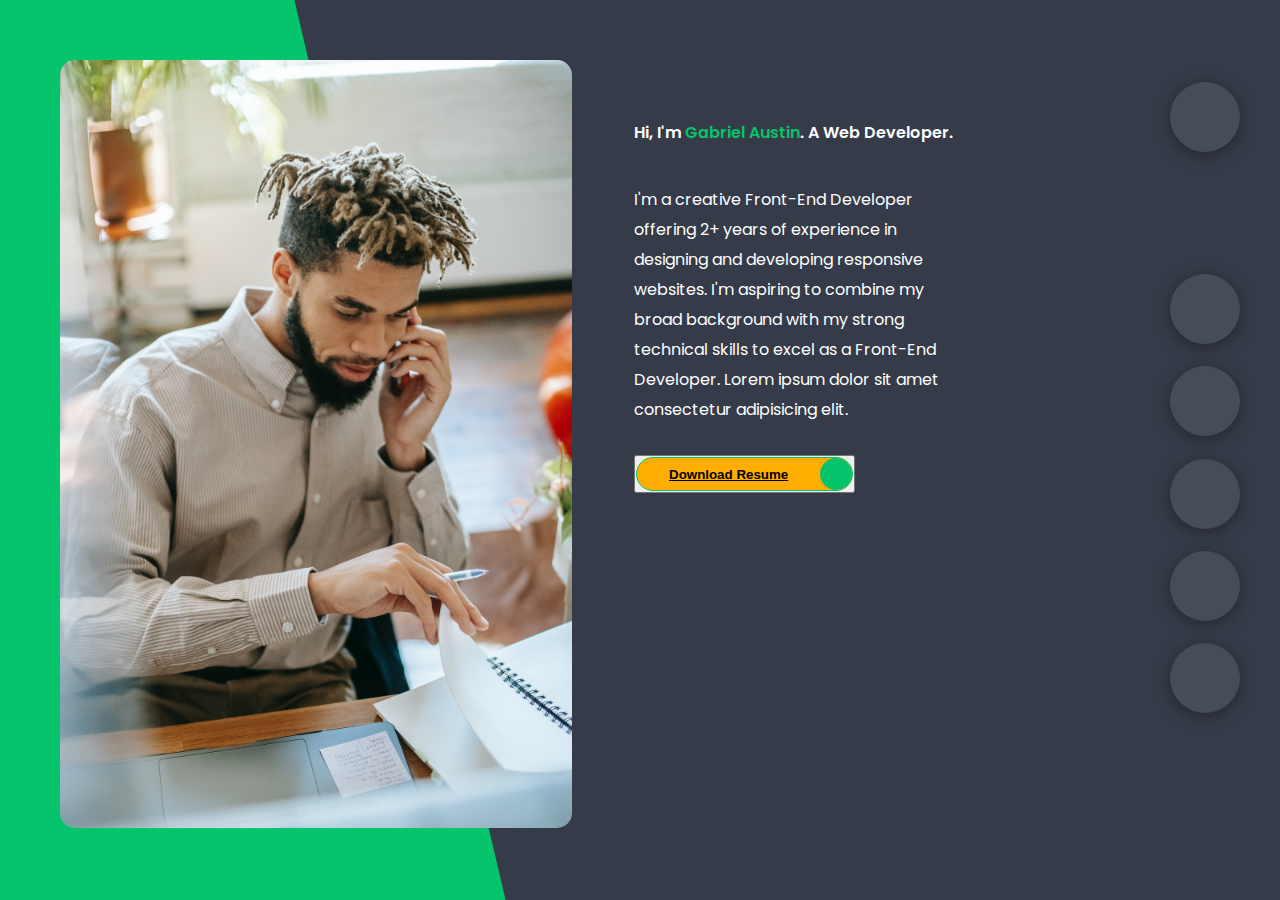
<file: index.html>
<!DOCTYPE html>
<html lang="en">
  <head>
    <meta charset="UTF-8" />
    <meta http-equiv="X-UA-Compatible" content="IE=edge" />
    <meta name="viewport" content="width=device-width, initial-scale=1.0" />
    <title>Gabriel Austin | Web Developer</title>

    <link rel="stylesheet" href="styles/style.css" />
    <link rel="preconnect" href="https://fonts.googleapis.com" />
    <link rel="preconnect" href="https://fonts.gstatic.com" crossorigin />
    <link
      href="https://fonts.googleapis.com/css2?family=Lora:ital,wght@1,400;1,600&family=Montserrat:wght@400;600&family=Poppins:wght@400;500;600;700;800&display=swap"
      rel="stylesheet"
    />
    <link
      rel="stylesheet"
      href="https://cdnjs.cloudflare.com/ajax/libs/font-awesome/6.1.1/css/all.min.css"
      integrity="sha512-KfkfwYDsLkIlwQp6LFnl8zNdLGxu9YAA1QvwINks4PhcElQSvqcyVLLD9aMhXd13uQjoXtEKNosOWaZqXgel0g=="
      crossorigin="anonymous"
      referrerpolicy="no-referrer"
    />
  </head>
  <body>
    <div class="main-container">
      <div class="image-container">
        <div class="triangle-shape"></div>
        <img
          src="images/male-dreads-1280x1920.jpeg"
          alt="Male with dreadlocks talking on phone while looking through notebook"
        />
      </div>
      <div class="main-copy-container">
        <div class="name-title-header">
          <p>
            Hi, I'm <span class="full-name">Gabriel Austin</span>. A Web
            Developer.
          </p>
        </div>
        <p class="name-title-copy">
          I'm a creative Front-End Developer offering 2+ years of experience in
          designing and developing responsive websites. I'm aspiring to combine
          my broad background with my strong technical skills to excel as a
          Front-End Developer. Lorem ipsum dolor sit amet consectetur
          adipisicing elit.
        </p>
        <div class="download-resume-btn-container">
          <button>
            <a id="download-resume-btn" href="#" onmouseover="fillBackground()">
              <span class="download-resume-btn-text">Download Resume</span>
              <span class="download-resume-btn-icon">
                <i class="fa-solid fa-download fa-2x"></i>
              </span>
            </a>
          </button>
        </div>
      </div>
      <div class="socials-container">
        <a class="dark-light-btn">
          <span class="dark-light-icon">
            <i class="fa-solid fa-circle-half-stroke fa-lg"></i>
          </span>
        </a>

        <a href="/" class="home-icon-btn">
          <span class="home-icon">
            <i class="fas fa-house-chimney fa-lg"></i>
          </span>
        </a>

        <a href="/about.html" class="about-icon-btn">
          <span class="about-icon">
            <i class="fas fa-user fa-lg"></i>
          </span>
        </a>

        <a href="/portfolio.html" class="portfolio-icon-btn">
          <span class="portfolio-icon">
            <i class="fas fa-briefcase fa-lg"></i>
          </span>
        </a>

        <a href="/blogs.html" class="blogs-icon-btn">
          <span class="blogs-icon">
            <i class="fas fa-newspaper fa-lg"></i>
          </span>
        </a>

        <a href="/contact.html" class="contact-icon-btn">
          <span class="contact-icon">
            <i class="fas fa-envelope fa-lg"></i>
          </span>
        </a>
      </div>
    </div>

    <script src="./js/source.js"></script>
  </body>
</html>
</file>
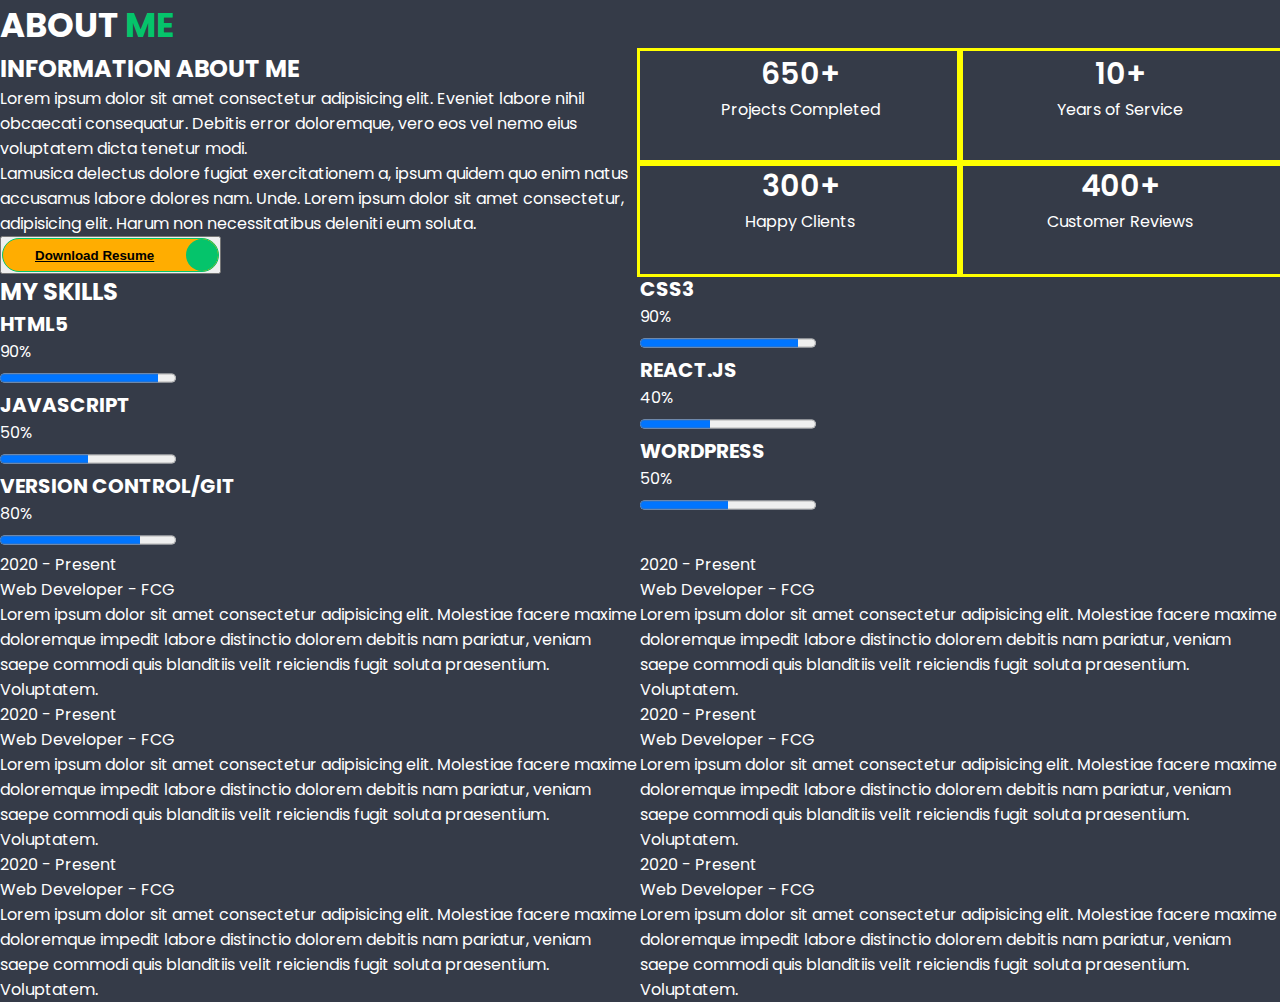
<file: about.html>
<!DOCTYPE html>
<html lang="en">
  <head>
    <meta charset="UTF-8" />
    <meta http-equiv="X-UA-Compatible" content="IE=edge" />
    <meta name="viewport" content="width=device-width, initial-scale=1.0" />
    <title>Gabriel Austin | About</title>

    <link rel="stylesheet" href="styles/style.css" />
    <link rel="preconnect" href="https://fonts.googleapis.com" />
    <link rel="preconnect" href="https://fonts.gstatic.com" crossorigin />
    <link
      href="https://fonts.googleapis.com/css2?family=Lora:ital,wght@1,400;1,600&family=Montserrat:wght@400;600&family=Poppins:wght@400;500;600;700;800&display=swap"
      rel="stylesheet"
    />
    <link
      rel="stylesheet"
      href="https://cdnjs.cloudflare.com/ajax/libs/font-awesome/6.1.1/css/all.min.css"
      integrity="sha512-KfkfwYDsLkIlwQp6LFnl8zNdLGxu9YAA1QvwINks4PhcElQSvqcyVLLD9aMhXd13uQjoXtEKNosOWaZqXgel0g=="
      crossorigin="anonymous"
      referrerpolicy="no-referrer"
    />
  </head>
  <body>
    <main class="about-container">
      <div class="page-title">
        <h1>About <span class="cta-color-dark">Me</span></h1>
      </div>

      <div class="about-me-row-1">
        <div class="info-about-me info-left-side">
          <h3>Information about Me</h3>
          <p>
            Lorem ipsum dolor sit amet consectetur adipisicing elit. Eveniet
            labore nihil obcaecati consequatur. Debitis error doloremque, vero
            eos vel nemo eius voluptatem dicta tenetur modi.
          </p>

          <p>
            Lamusica delectus dolore fugiat exercitationem a, ipsum quidem quo
            enim natus accusamus labore dolores nam. Unde. Lorem ipsum dolor sit
            amet consectetur, adipisicing elit. Harum non necessitatibus
            deleniti eum soluta.
          </p>

          <div class="download-resume-btn-container">
            <button>
              <a
                id="download-resume-btn"
                href="#"
                onmouseover="fillBackground()"
              >
                <span class="download-resume-btn-text">Download Resume</span>
                <span class="download-resume-btn-icon">
                  <i class="fa-solid fa-download fa-2x"></i>
                </span>
              </a>
            </button>
          </div>
        </div>

        <div class="stats-about-me info-right-side">
          <div class="projects-box">
            <h2>650+</h2>
            <p>Projects Completed</p>
          </div>
          <div class="experience-years">
            <h2>10+</h2>
            <p>Years of Service</p>
          </div>
          <div class="happy-clients">
            <h2>300+</h2>
            <p>Happy Clients</p>
          </div>
          <div class="customer-reviews">
            <h2>400+</h2>
            <p>Customer Reviews</p>
          </div>
        </div>
      </div>

      <div class="about-me-row-2">
        <div class="skills-left-side">
          <h3>My Skills</h3>
          <ul>
            <li>
              <h4>HTML5</h4>
              <p>90%</p>
              <progress value="90" max="100" />
            </li>
            <li>
              <h4>JavaScript</h4>
              <p>50%</p>
              <progress value="50" max="100" />
            </li>
            <li>
              <h4>Version Control/Git</h4>
              <p>80%</p>
              <progress value="80" max="100" />
            </li>
          </ul>
        </div>
        <div class="skills-right-side">
          <ul>
            <li>
              <h4>CSS3</h4>
              <p>90%</p>
              <progress value="90" max="100" />
            </li>
            <li>
              <h4>React.JS</h4>
              <p>40%</p>
              <progress value="40" max="100" />
            </li>
            <li>
              <h4>WordPress</h4>
              <p>50%</p>
              <progress value="50" max="100" />
            </li>
          </ul>
        </div>
      </div>

      <div class="about-me-row-3">
        <div class="resume-timeline-left-side">
          <div class="resume-full-info">
            <i class="fa-solid fa-briefcase"></i>
            <div class="resume-date-span">
              <p>2020 - Present</p>
            </div>
            <div class="resume-title-company">
              <p class="resume-title">
                Web Developer - <span class="resume-company">FCG</span>
              </p>
              <p>
                Lorem ipsum dolor sit amet consectetur adipisicing elit.
                Molestiae facere maxime doloremque impedit labore distinctio
                dolorem debitis nam pariatur, veniam saepe commodi quis
                blanditiis velit reiciendis fugit soluta praesentium.
                Voluptatem.
              </p>
            </div>
          </div>

          <div class="resume-full-info">
            <i class="fa-solid fa-briefcase"></i>
            <div class="resume-date-span">
              <p>2020 - Present</p>
            </div>
            <div class="resume-title-company">
              <p class="resume-title">
                Web Developer - <span class="resume-company">FCG</span>
              </p>
              <p>
                Lorem ipsum dolor sit amet consectetur adipisicing elit.
                Molestiae facere maxime doloremque impedit labore distinctio
                dolorem debitis nam pariatur, veniam saepe commodi quis
                blanditiis velit reiciendis fugit soluta praesentium.
                Voluptatem.
              </p>
            </div>
          </div>

          <div class="resume-full-info">
            <i class="fa-solid fa-briefcase"></i>
            <div class="resume-date-span">
              <p>2020 - Present</p>
            </div>
            <div class="resume-title-company">
              <p class="resume-title">
                Web Developer - <span class="resume-company">FCG</span>
              </p>
              <p>
                Lorem ipsum dolor sit amet consectetur adipisicing elit.
                Molestiae facere maxime doloremque impedit labore distinctio
                dolorem debitis nam pariatur, veniam saepe commodi quis
                blanditiis velit reiciendis fugit soluta praesentium.
                Voluptatem.
              </p>
            </div>
          </div>
        </div>

        <div class="resume-timeline-right-side">
          <div class="resume-full-info">
            <i class="fa-solid fa-briefcase"></i>
            <div class="resume-date-span">
              <p>2020 - Present</p>
            </div>
            <div class="resume-title-company">
              <p class="resume-title">
                Web Developer - <span class="resume-company">FCG</span>
              </p>
              <p>
                Lorem ipsum dolor sit amet consectetur adipisicing elit.
                Molestiae facere maxime doloremque impedit labore distinctio
                dolorem debitis nam pariatur, veniam saepe commodi quis
                blanditiis velit reiciendis fugit soluta praesentium.
                Voluptatem.
              </p>
            </div>
          </div>

          <div class="resume-full-info">
            <i class="fa-solid fa-briefcase"></i>
            <div class="resume-date-span">
              <p>2020 - Present</p>
            </div>
            <div class="resume-title-company">
              <p class="resume-title">
                Web Developer - <span class="resume-company">FCG</span>
              </p>
              <p>
                Lorem ipsum dolor sit amet consectetur adipisicing elit.
                Molestiae facere maxime doloremque impedit labore distinctio
                dolorem debitis nam pariatur, veniam saepe commodi quis
                blanditiis velit reiciendis fugit soluta praesentium.
                Voluptatem.
              </p>
            </div>
          </div>

          <div class="resume-full-info">
            <i class="fa-solid fa-briefcase"></i>
            <div class="resume-date-span">
              <p>2020 - Present</p>
            </div>
            <div class="resume-title-company">
              <p class="resume-title">
                Web Developer - <span class="resume-company">FCG</span>
              </p>
              <p>
                Lorem ipsum dolor sit amet consectetur adipisicing elit.
                Molestiae facere maxime doloremque impedit labore distinctio
                dolorem debitis nam pariatur, veniam saepe commodi quis
                blanditiis velit reiciendis fugit soluta praesentium.
                Voluptatem.
              </p>
            </div>
          </div>
        </div>
      </div>
    </main>
  </body>
</html>
</file>
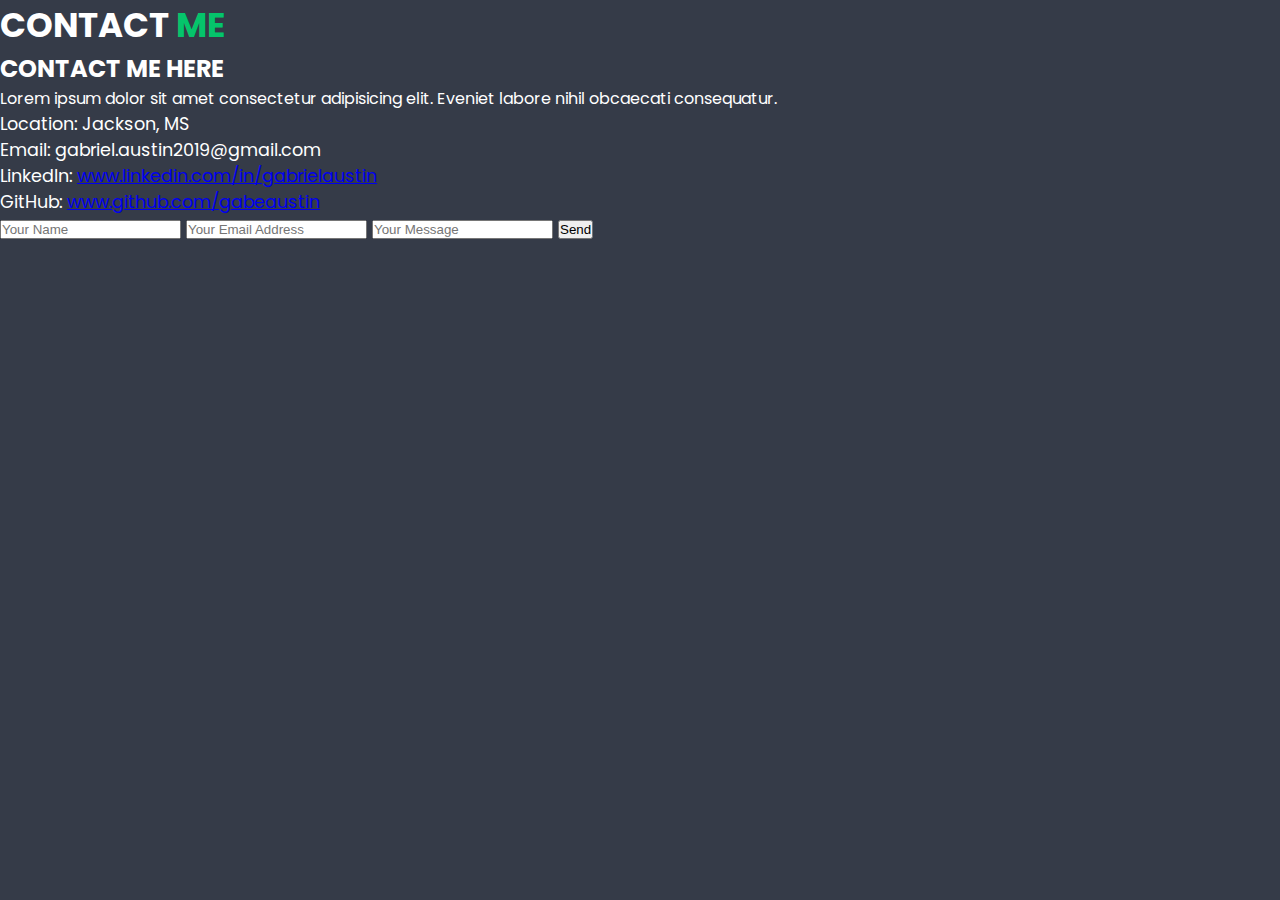
<file: contact.html>
<!DOCTYPE html>
<html lang="en">
  <head>
    <meta charset="UTF-8" />
    <meta http-equiv="X-UA-Compatible" content="IE=edge" />
    <meta name="viewport" content="width=device-width, initial-scale=1.0" />
    <title>Gabriel Austin | Contact</title>

    <link rel="stylesheet" href="styles/style.css" />
    <link rel="preconnect" href="https://fonts.googleapis.com" />
    <link rel="preconnect" href="https://fonts.gstatic.com" crossorigin />
    <link
      href="https://fonts.googleapis.com/css2?family=Lora:ital,wght@1,400;1,600&family=Montserrat:wght@400;600&family=Poppins:wght@400;500;600;700;800&display=swap"
      rel="stylesheet"
    />
    <link
      rel="stylesheet"
      href="https://cdnjs.cloudflare.com/ajax/libs/font-awesome/6.1.1/css/all.min.css"
      integrity="sha512-KfkfwYDsLkIlwQp6LFnl8zNdLGxu9YAA1QvwINks4PhcElQSvqcyVLLD9aMhXd13uQjoXtEKNosOWaZqXgel0g=="
      crossorigin="anonymous"
      referrerpolicy="no-referrer"
    />
  </head>

  <main class="contact-container">
    <div class="page-title">
      <h1>Contact <span class="cta-color-dark">Me</span></h1>
    </div>

    <div class="portfolio-row-1">
      <h3>Contact Me Here</h3>
      <p>
        Lorem ipsum dolor sit amet consectetur adipisicing elit. Eveniet labore
        nihil obcaecati consequatur.
      </p>
      <ul>
        <li>Location: Jackson, MS</li>
        <li>Email: gabriel.austin2019@gmail.com</li>
        <li>
          LinkedIn:
          <a href="https://www.linkedin.com/in/gabrielaustin"
            >www.linkedin.com/in/gabrielaustin</a
          >
        </li>
        <li>
          GitHub:
          <a href="https://www.github.com/gabeaustin"
            >www.github.com/gabeaustin</a
          >
        </li>
      </ul>
      <div class="contact-page-socials">
        <i class="fa-brands fa-linkedin"></i>
        <i class="fa-brands fa-github-square"></i>
        <i class="fa-solid fa-square-envelope"></i>
      </div>
    </div>
    <div class="portfolio-row-2">
      <form
        action="https://formsubmit.co/gabriel.austin2019@gmail.com"
        method="POST"
      >
        <input type="text" name="name" placeholder="Your Name" />
        <input type="email" name="email" placeholder="Your Email Address" />
        <input type="textarea" placeholder="Your Message" required />
        <button type="submit">Send</button>
      </form>
    </div>
    <div class="portfolio-row-3"></div>
  </main>
</html>
</file>
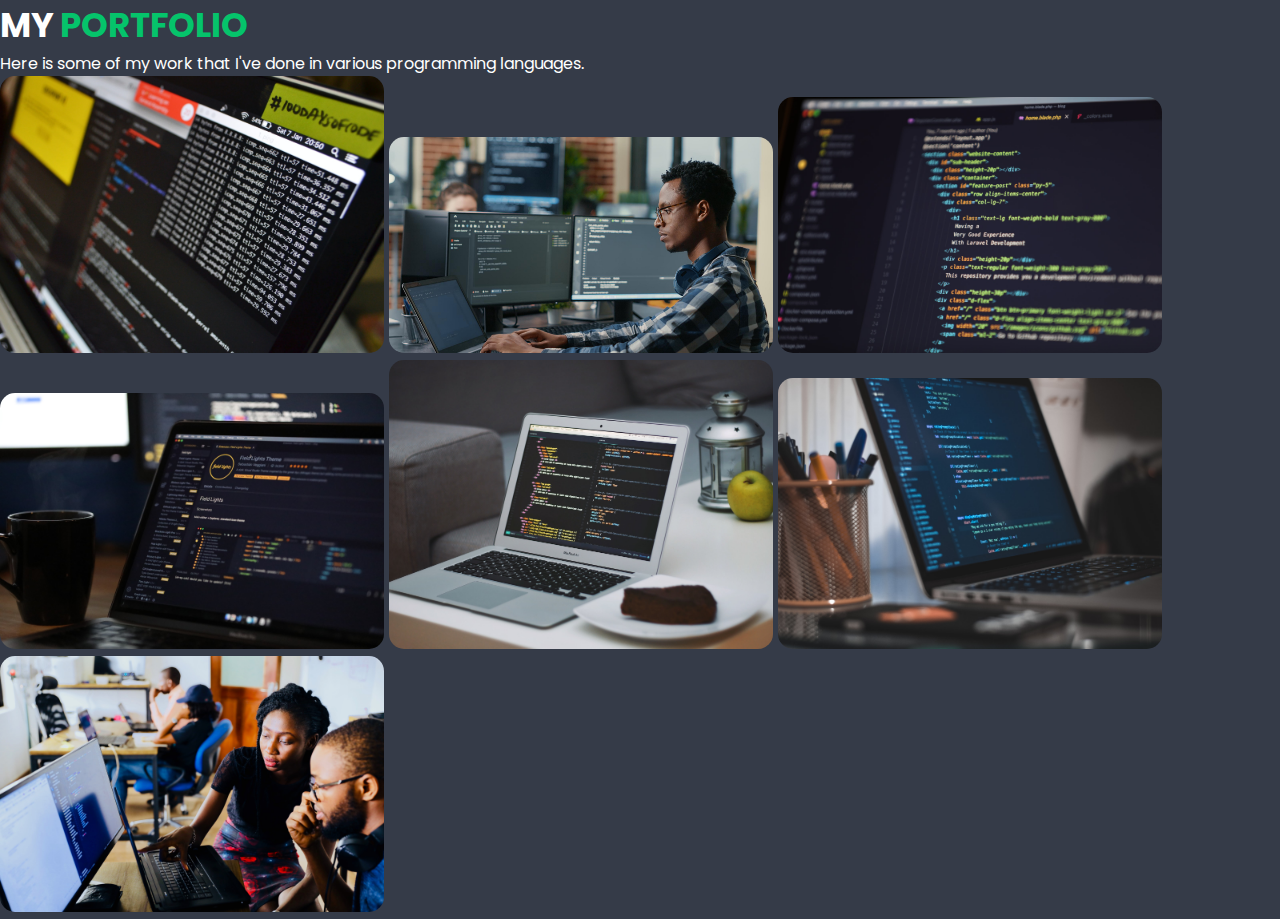
<file: portfolio.html>
<!DOCTYPE html>
<html lang="en">
  <head>
    <meta charset="UTF-8" />
    <meta http-equiv="X-UA-Compatible" content="IE=edge" />
    <meta name="viewport" content="width=device-width, initial-scale=1.0" />
    <title>Gabriel Austin | Portfolio</title>

    <link rel="stylesheet" href="styles/style.css" />
    <link rel="preconnect" href="https://fonts.googleapis.com" />
    <link rel="preconnect" href="https://fonts.gstatic.com" crossorigin />
    <link
      href="https://fonts.googleapis.com/css2?family=Lora:ital,wght@1,400;1,600&family=Montserrat:wght@400;600&family=Poppins:wght@400;500;600;700;800&display=swap"
      rel="stylesheet"
    />
    <link
      rel="stylesheet"
      href="https://cdnjs.cloudflare.com/ajax/libs/font-awesome/6.1.1/css/all.min.css"
      integrity="sha512-KfkfwYDsLkIlwQp6LFnl8zNdLGxu9YAA1QvwINks4PhcElQSvqcyVLLD9aMhXd13uQjoXtEKNosOWaZqXgel0g=="
      crossorigin="anonymous"
      referrerpolicy="no-referrer"
    />
  </head>

  <main class="portfolio-container">
    <div class="page-title">
      <h1>My <span class="cta-color-dark">Portfolio</span></h1>
    </div>
    <div class="page-subtitle">
      <p>
        Here is some of my work that I've done in various programming languages.
      </p>
    </div>

    <div class="portfolio-image-samples">
      <div class="portfolio-row-1">
        <img src="./images/sample-images/001p-portfolio.jpeg" alt="" />
        <img src="./images/sample-images/002p-portfolio.jpeg" alt="" />
        <img src="./images/sample-images/003p-portfolio.jpeg" alt="" />
      </div>
      <div class="portfolio-row-2">
        <img src="./images/sample-images/004p-portfolio.jpeg" alt="" />
        <img src="./images/sample-images/005p-portfolio.jpeg" alt="" />
        <img src="./images/sample-images/006p-portfolio.jpeg" alt="" />
      </div>
      <div class="portfolio-row-3">
        <img src="./images/sample-images/007p-portfolio.jpeg" alt="" />
      </div>
    </div>
  </main>
</html>
</file>
<file: styles/style.css>
* {
  margin: 0;
  padding: 0;
  -webkit-box-sizing: border-box;
  box-sizing: border-box;
  list-style: none;
}

:root {
  --orange: #ffad01;
  --green: #05c46b;
  --white: #ffffff;
  --backgrounds-black: #353b48;
  --grey: #454e56;
}

body {
  font-family: "Poppins", sans-serif;
  /* 400,500,600,700,800 */
  background: var(--backgrounds-black);
  color: var(--white);
  font-size: 1.1rem;
}

/*

h1 - 2.125rem --> 34px
h2 - 1.875rem --> 30px
h3 - 1.5rem   --> 24px
h4 - 1.25rem  --> 20px
h5 - 1.125rem --> 18px
h6 - 1rem     --> 16px

*/

.cta-color-dark {
  color: var(--green);
}

.cta-color-lite {
  color: var(--green);
}

/* dark side code */
h1 {
  color: var(--white);
  font-size: 2.125rem;
  text-transform: uppercase;
}

h2 {
  font-size: 1.875rem;
  font-weight: 600;
}

h3 {
  font-size: 1.5rem;
  font-weight: 700;
  text-transform: uppercase;
}

h4 {
  font-size: 1.25rem;
  text-transform: uppercase;
}

p {
  font-size: 1rem;
}

img {
  width: 30vw;
  border-radius: 15px;
}

.triangle-shape {
  width: 50vw;
  height: 100vh;
  background-color: var(--green);
  position: absolute;
  left: 0;
  top: 0;
  z-index: -99;
  clip-path: polygon(0 0, 46% 0, 79% 100%, 0% 100%);
}

.main-container {
  display: grid;
  grid-template-columns: repeat(3, 1fr);
  position: relative;
  z-index: -99;
}

.image-container img {
  width: 40vw;
  margin: 60px;
}

.main-copy-container {
  width: 25vw;
  height: 50vh;
  margin: 110px auto 40px auto;
}

.name-title-header {
  font-size: 3rem;
  font-weight: 600;
  line-height: 45px;
}

.name-title-copy {
  margin: 30px 0;
  line-height: 30px;
}

.full-name {
  color: var(--green);
}

.download-resume-btn-container {
  display: flex;
  align-self: flex-start;
}

#download-resume-btn {
  border-radius: 30px;
  color: inherit;
  font-weight: 600;
  position: relative;
  border: 1px solid var(--green);
  display: flex;
  align-self: flex-start;
  align-items: center;
  overflow: hidden;
}

#download-resume-btn .download-resume-btn-text {
  padding: 0 32px;
}

#download-resume-btn .download-resume-btn-icon {
  background-color: var(--green);
  display: flex;
  align-items: center;
  justify-content: center;
  border-radius: 30px;
  padding: 16px;
}

#download-resume-btn {
  background-color: var(--orange);
}

.download-resume-btn:hover {
  width: 100vw;
}

.socials-container {
  height: 75vh;
  margin: 60px 40px 0 auto;
  display: grid;
  align-content: space-evenly;
}

.socials-container div i {
  border-radius: 50%;
  width: 70px;
  height: 70px;
  border: solid 1px var(--grey);
  background-color: var(--grey);
  cursor: pointer;
  display: grid;
  align-content: space-evenly;
  justify-content: center;
  box-shadow: 0 3px 15px rgb(0 0 0 / 35%);
}

.socials-container .dark-light-btn {
  margin-bottom: 100px;
}

.dark-light-btn,
.home-icon-btn,
.about-icon-btn,
.portfolio-icon-btn,
.blogs-icon-btn,
.contact-icon-btn {
  border-radius: 50%;
  width: 70px;
  height: 70px;
  border: solid 1px var(--grey);
  background-color: var(--grey);
  cursor: pointer;
  display: grid;
  align-content: space-evenly;
  justify-content: center;
  box-shadow: 0 3px 15px rgb(0 0 0 / 35%);
  cursor: pointer;
}

.socials-container a:link,
.socials-container a:visited,
.socials-container a:hover,
.socials-container a:active {
  color: var(--white);
  cursor: pointer;
}

/*** About Page ***/
.stats-about-me.right-div p {
  text-transform: uppercase;
}

.about-me-row-1 {
  display: grid;
  grid-template-columns: 1fr 1fr;
}

.stats-about-me {
  display: grid;
  grid-template-columns: 1fr 1fr;
}

.stats-about-me div {
  outline: solid yellow;
  text-align: center;
}

.about-me-row-2 {
  display: grid;
  grid-template-columns: 1fr 1fr;
}

.about-me-row-2>progress {
  background-color: #fff;
  width: 20vw;
  height: 1vh;
}

.about-me-row-3 {
  display: grid;
  grid-template-columns: 1fr 1fr;
}

/*** Contact Page ***/
.portfolio-tab {
  text-indent: 3em;
}

/***** MEDIA QUERIES *****/
/* Medium devices (landscape tablets, 768px and up) */
/* @media only screen and (min-width: 768px) {
  
} */

/* Tablets */
@media only screen and (min-width: 601px) and (max-width: 768px) {
  .triangle-shape {
    display: none;
  }

  /****** START HERE ******/
  /*** CODE COPIED FROM DESKTOP VIEW ***/
  img {
    border-radius: 5px;

    outline: solid hotpink;
  }

  /* .triangle-shape {
    width: 50vw;
    height: 100vh;
    background-color: var(--green);
    position: absolute;
    left: 0;
    top: 0;
    z-index: -99;
    clip-path: polygon(0 0, 46% 0, 79% 100%, 0% 100%);
  } */

  .main-container {
    display: grid;
    grid-template-columns: repeat(2, 1fr);
    /* move the socials to the bottom of the pg */
    position: relative;
    z-index: -99;
  }

  .image-container {
    width: 45vw;
    height: 50vh;
    margin-top: 40px;

    outline: solid yellow;
  }

  .main-copy-container {
    /* width: 25vw; */
    width: 45vw;
    height: 50vh;

    outline: solid red;
    /* margin: 110px auto 40px auto; */
  }

  .name-title-header {
    font-size: 3rem;
    font-weight: 600;
    line-height: 45px;
  }

  .name-title-copy {
    margin: 30px 0;
    line-height: 30px;
  }

  .full-name {
    color: var(--green);
  }

  .download-resume-btn-container {
    display: flex;
    align-self: flex-start;
  }

  #download-resume-btn {
    border-radius: 30px;
    color: inherit;
    font-weight: 600;
    position: relative;
    border: 1px solid var(--green);
    display: flex;
    align-self: flex-start;
    align-items: center;
    overflow: hidden;
  }

  #download-resume-btn .download-resume-btn-text {
    padding: 0 32px;
  }

  #download-resume-btn .download-resume-btn-icon {
    background-color: var(--green);
    display: flex;
    align-items: center;
    justify-content: center;
    border-radius: 30px;
    padding: 16px;
  }

  #download-resume-btn {
    background-color: var(--orange);
  }

  .download-resume-btn:hover {
    width: 100vw;
  }

  .socials-container {
    height: 75vh;
    margin: 60px 40px 0 auto;
    display: grid;
    align-content: space-evenly;
  }

  .socials-container div i {
    border-radius: 50%;
    width: 70px;
    height: 70px;
    border: solid 1px var(--grey);
    background-color: var(--grey);
    cursor: pointer;
    display: grid;
    align-content: space-evenly;
    justify-content: center;
    box-shadow: 0 3px 15px rgb(0 0 0 / 35%);
  }

  .socials-container .dark-light-btn {
    margin-bottom: 100px;
  }

  .dark-light-btn,
  .home-icon-btn,
  .about-icon-btn,
  .portfolio-icon-btn,
  .blogs-icon-btn,
  .contact-icon-btn {
    border-radius: 50%;
    width: 70px;
    height: 70px;
    border: solid 1px var(--grey);
    background-color: var(--grey);
    cursor: pointer;
    display: grid;
    align-content: space-evenly;
    justify-content: center;
    box-shadow: 0 3px 15px rgb(0 0 0 / 35%);
    cursor: pointer;
  }

  .socials-container a:link,
  .socials-container a:visited,
  .socials-container a:hover,
  .socials-container a:active {
    color: var(--white);
    cursor: pointer;
  }

  /*** end -> CODE COPIED FROM DESKTOP VIEW ***/

}

/* Mobile */
@media only screen and (max-width: 600px) {
  .triangle-shape {
    display: none;
  }

  .main-container {
    display: flex;
    flex-direction: column;
  }


  /* box 1 */
  .image-container {
    justify-content: center;
    display: flex;
  }

  .image-container img {
    width: 40vw;
    border-radius: 5px;
  }

  /* box 2 */
  .main-copy-container {
    width: 80vw;
    height: 10vh;
    margin: 5px auto 0 auto;
  }

  .name-title-header p {
    font-size: 1.875rem;
    text-align: center;
  }

  .main-copy-container .name-title-copy {
    line-height: 1.8;
    font-size: 1.25rem;
    text-align: left;
  }

  .download-resume-btn-container {
    display: flex;
    justify-content: center;
  }

  /* box 3 */
  .socials-container {
    display: flex;
    height: 10vh;
    width: 100vw;
    margin: 700px auto 0 auto;
    padding: 30px 20px 80px 20px;
    justify-content: space-around;
    background-color: var(--grey);
  }

  .socials-container div i {
    width: 50px;
    height: 50px;
    border: solid 1px var(--grey);
    background-color: var(--grey);
    box-shadow: 0 3px 15px rgb(0 0 0 / 35%);
    display: flex;
    align-items: center;
  }

  .socials-container a {
    border-radius: 50%;
    width: 50px;
    height: 50px;
    cursor: pointer;
  }

  .socials-container div:nth-child(1) {
    outline: none;
  }


}
</file>
